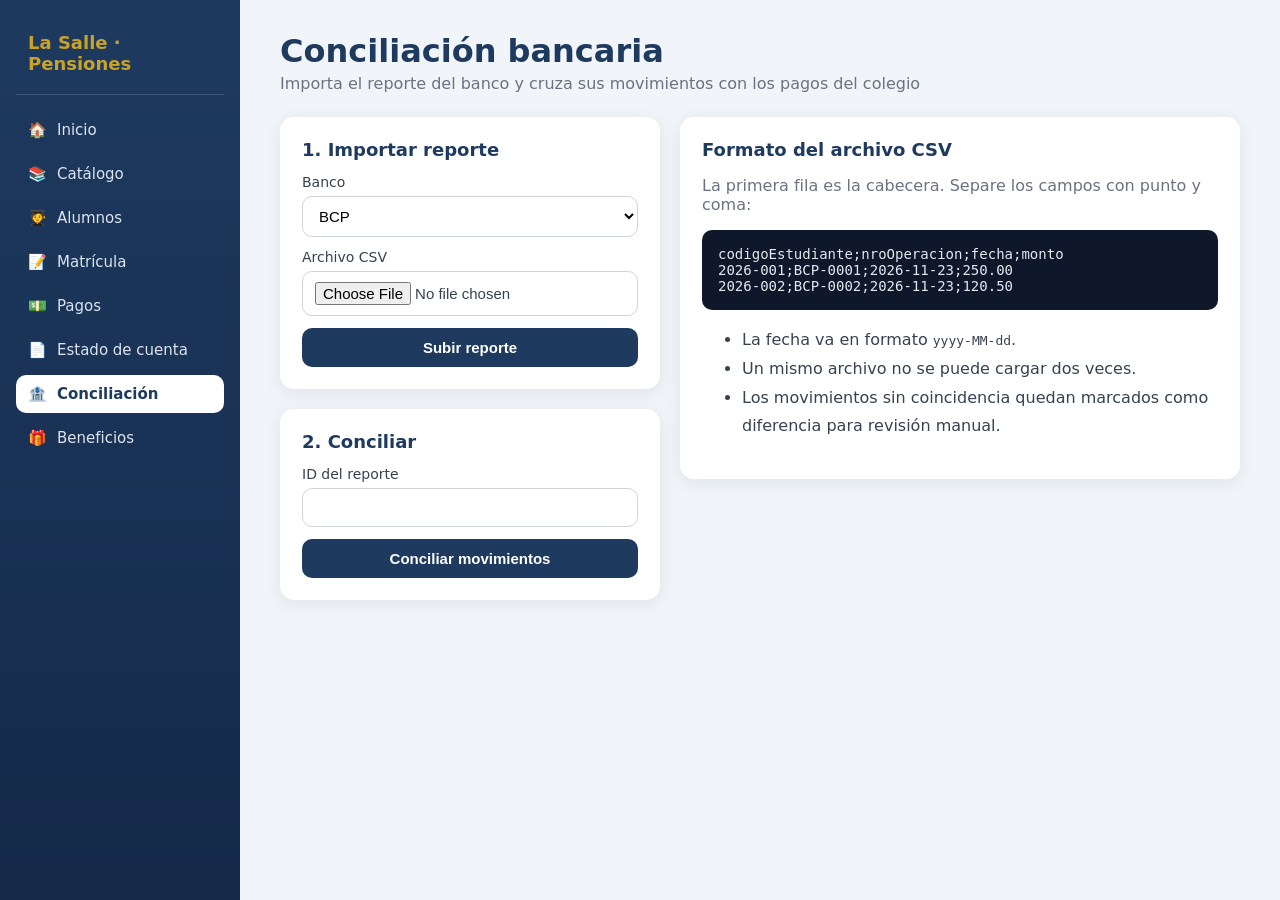
<file: src/main/resources/static/conciliacion.html>
<!DOCTYPE html>
<html lang="es">
<head>
    <meta charset="UTF-8">
    <meta name="viewport" content="width=device-width, initial-scale=1.0">
    <title>Conciliación · La Salle</title>
    <link rel="stylesheet" href="css/styles.css">
</head>
<body>
<aside id="nav"></aside>

<main>
    <header class="page-header">
        <h1>Conciliación bancaria</h1>
        <p>Importa el reporte del banco y cruza sus movimientos con los pagos del colegio</p>
    </header>

    <section class="split">
        <div class="stack">
            <form id="fRep" class="card">
                <h2>1. Importar reporte</h2>
                <label>Banco
                    <select id="banco" required>
                        <option>BCP</option>
                        <option>BBVA</option>
                        <option>Interbank</option>
                        <option>Scotiabank</option>
                        <option>Otro</option>
                    </select>
                </label>
                <label>Archivo CSV<input id="archivo" type="file" accept=".csv" required></label>
                <button class="btn-full">Subir reporte</button>
                <div id="resRep"></div>
            </form>

            <div class="card">
                <h2>2. Conciliar</h2>
                <label>ID del reporte<input id="reporteId" type="number" min="1"></label>
                <button class="btn-full" id="btnConciliar">Conciliar movimientos</button>
                <div id="resConc"></div>
            </div>
        </div>

        <div class="card">
            <h2>Formato del archivo CSV</h2>
            <p style="color:var(--muted)">La primera fila es la cabecera. Separe los campos con punto y coma:</p>
            <pre style="background:#0f172a;color:#e2e8f0;padding:16px;border-radius:10px;overflow-x:auto;font-size:14px">codigoEstudiante;nroOperacion;fecha;monto
2026-001;BCP-0001;2026-11-23;250.00
2026-002;BCP-0002;2026-11-23;120.50</pre>
            <ul style="line-height:1.8;color:#374151">
                <li>La fecha va en formato <code>yyyy-MM-dd</code>.</li>
                <li>Un mismo archivo no se puede cargar dos veces.</li>
                <li>Los movimientos sin coincidencia quedan marcados como diferencia para revisión manual.</li>
            </ul>
        </div>
    </section>
</main>

<div id="toast" class="toast"></div>
<script src="js/common.js"></script>
<script>
    $("fRep").addEventListener("submit", async e => {
        e.preventDefault();
        const file = $("archivo").files[0];
        const fd = new FormData();
        fd.append("banco", $("banco").value);
        fd.append("archivo", file);
        fd.append("usuario", "tesorero");
        try {
            const r = await api("POST", "/conciliacion/reportes", fd);
            $("reporteId").value = r.id;
            $("resRep").innerHTML = `<div class="result"><span class="badge ok">Reporte #${r.id}</span>
        <p>${esc(r.banco)} · ${esc(r.nombreArchivo)} cargado. Ahora puede conciliarlo.</p></div>`;
            toast("Reporte cargado");
            e.target.reset();
        } catch (err) {
            $("resRep").innerHTML = `<div class="result"><span class="badge err">Error</span><p>${esc(err.message)}</p></div>`;
            toast(err.message, false);
        }
    });

    $("btnConciliar").addEventListener("click", async () => {
        const id = $("reporteId").value;
        if (!id) return toast("Ingrese el ID del reporte", false);
        const btn = $("btnConciliar");
        btn.disabled = true;
        try {
            const r = await api("POST", `/conciliacion/reportes/${id}/conciliar`);
            $("resConc").innerHTML = `
        <div class="result">
          <p><span class="badge ok">Conciliados: ${r.conciliados}</span>
             <span class="badge warn">Diferencias: ${r.diferencias}</span></p>
          <p>Las diferencias requieren revisión manual del tesorero.</p>
        </div>`;
            toast("Conciliación completada");
        } catch (err) {
            $("resConc").innerHTML = `<div class="result"><span class="badge err">Error</span><p>${esc(err.message)}</p></div>`;
            toast(err.message, false);
        } finally {
            btn.disabled = false;
        }
    });
</script>
</body>
</html>
</file>
<file: src/main/resources/static/css/styles.css>
:root{
    --primary:#1e3a5f; --primary-2:#2c5282; --accent:#c9a227;
    --bg:#f1f5f9; --card:#ffffff; --text:#1f2937; --muted:#6b7280;
    --ok:#15803d; --warn:#b45309; --err:#b91c1c;
    --radius:14px; --shadow:0 4px 18px rgba(15,23,42,.08);
}
*{box-sizing:border-box}
body{margin:0;font-family:"Segoe UI",system-ui,Arial,sans-serif;background:var(--bg);color:var(--text);display:flex;min-height:100vh}
a{color:var(--primary-2)}

/* Menú lateral */
aside#nav{width:240px;background:linear-gradient(180deg,var(--primary),#14294a);color:#fff;padding:24px 16px;position:sticky;top:0;height:100vh;display:flex;flex-direction:column;gap:6px}
.brand{font-weight:700;font-size:18px;color:var(--accent);padding:8px 12px 20px;border-bottom:1px solid rgba(255,255,255,.15);margin-bottom:10px}
aside a{color:#dbe4f0;text-decoration:none;padding:10px 12px;border-radius:10px;display:flex;gap:10px;align-items:center;font-size:15px}
aside a:hover{background:rgba(255,255,255,.1)}
aside a.active{background:#fff;color:var(--primary);font-weight:600}

main{flex:1;padding:32px 40px;max-width:1200px;min-width:0}
.page-header h1{margin:0;color:var(--primary)}
.page-header p{margin:4px 0 24px;color:var(--muted)}
h2.section{margin:32px 0 14px;color:var(--primary)}

/* Tarjetas y layouts */
.grid{display:grid;gap:20px;grid-template-columns:repeat(auto-fit,minmax(260px,1fr))}
.split{display:grid;grid-template-columns:minmax(300px,380px) 1fr;gap:20px;align-items:start}
.stack{display:grid;gap:20px}
.card{background:var(--card);border-radius:var(--radius);box-shadow:var(--shadow);padding:22px}
.card h2{margin:0 0 14px;font-size:18px;color:var(--primary)}
.stat{border-left:5px solid var(--accent);display:flex;flex-direction:column;gap:6px}
.stat .label{color:var(--muted);font-size:14px}
.stat .value{font-size:28px;font-weight:700;color:var(--primary)}
a.quick{display:block;text-decoration:none;color:inherit;transition:.15s}
a.quick:hover{transform:translateY(-3px)}
a.quick h3{margin:8px 0 4px;color:var(--primary)}
a.quick p{margin:0;color:var(--muted);font-size:14px}
.icon{font-size:28px}

/* Formularios */
label{display:block;font-size:14px;color:#374151;margin-bottom:12px}
input,select{width:100%;margin-top:6px;padding:10px 12px;border:1px solid #d1d5db;border-radius:10px;font-size:15px;background:#fff}
input:focus,select:focus{outline:none;border-color:var(--primary-2);box-shadow:0 0 0 3px rgba(44,82,130,.15)}
.row{display:grid;grid-template-columns:1fr 1fr;gap:12px}

/* Botones */
button,.btn{background:var(--primary);color:#fff;border:0;border-radius:10px;padding:11px 18px;font-size:15px;cursor:pointer;font-weight:600;transition:.15s;text-decoration:none;display:inline-block}
button:hover{background:var(--primary-2);transform:translateY(-1px)}
button:disabled{opacity:.5;cursor:not-allowed;transform:none}
button.small{padding:6px 12px;font-size:13px}
.btn-full{width:100%}

/* Tablas y estados */
.table-wrap{overflow-x:auto}
table{width:100%;border-collapse:collapse;font-size:14px}
th,td{text-align:left;padding:10px 8px;border-bottom:1px solid #eef2f7;vertical-align:middle}
th{color:var(--muted);font-weight:600;font-size:12px;text-transform:uppercase;letter-spacing:.04em}
.badge{display:inline-block;padding:3px 10px;border-radius:999px;font-size:12px;font-weight:600;background:#e5e7eb;color:#374151}
.badge.ok{background:#dcfce7;color:var(--ok)}
.badge.warn{background:#fef3c7;color:var(--warn)}
.badge.err{background:#fee2e2;color:var(--err)}
.badge.info{background:#dbeafe;color:var(--primary-2)}
.empty{color:var(--muted);text-align:center;padding:20px}
.result{margin-top:14px;padding:14px;border-radius:10px;background:#f8fafc;font-size:14px}
.result p{margin:8px 0}
.search{margin-bottom:14px}
ol.steps{padding-left:20px;line-height:1.8;color:#374151}

/* Avisos */
.toast{position:fixed;right:24px;bottom:24px;padding:14px 18px;border-radius:12px;color:#fff;opacity:0;transform:translateY(20px);transition:.25s;pointer-events:none;box-shadow:var(--shadow);max-width:360px}
.toast.show{opacity:1;transform:none}
.toast.ok{background:var(--ok)}
.toast.error{background:var(--err)}

@media(max-width:900px){
    body{flex-direction:column}
    aside#nav{width:100%;height:auto;position:static;flex-direction:row;flex-wrap:wrap}
    .brand{width:100%}
    main{padding:20px}
    .split,.row{grid-template-columns:1fr}
}
</file>
